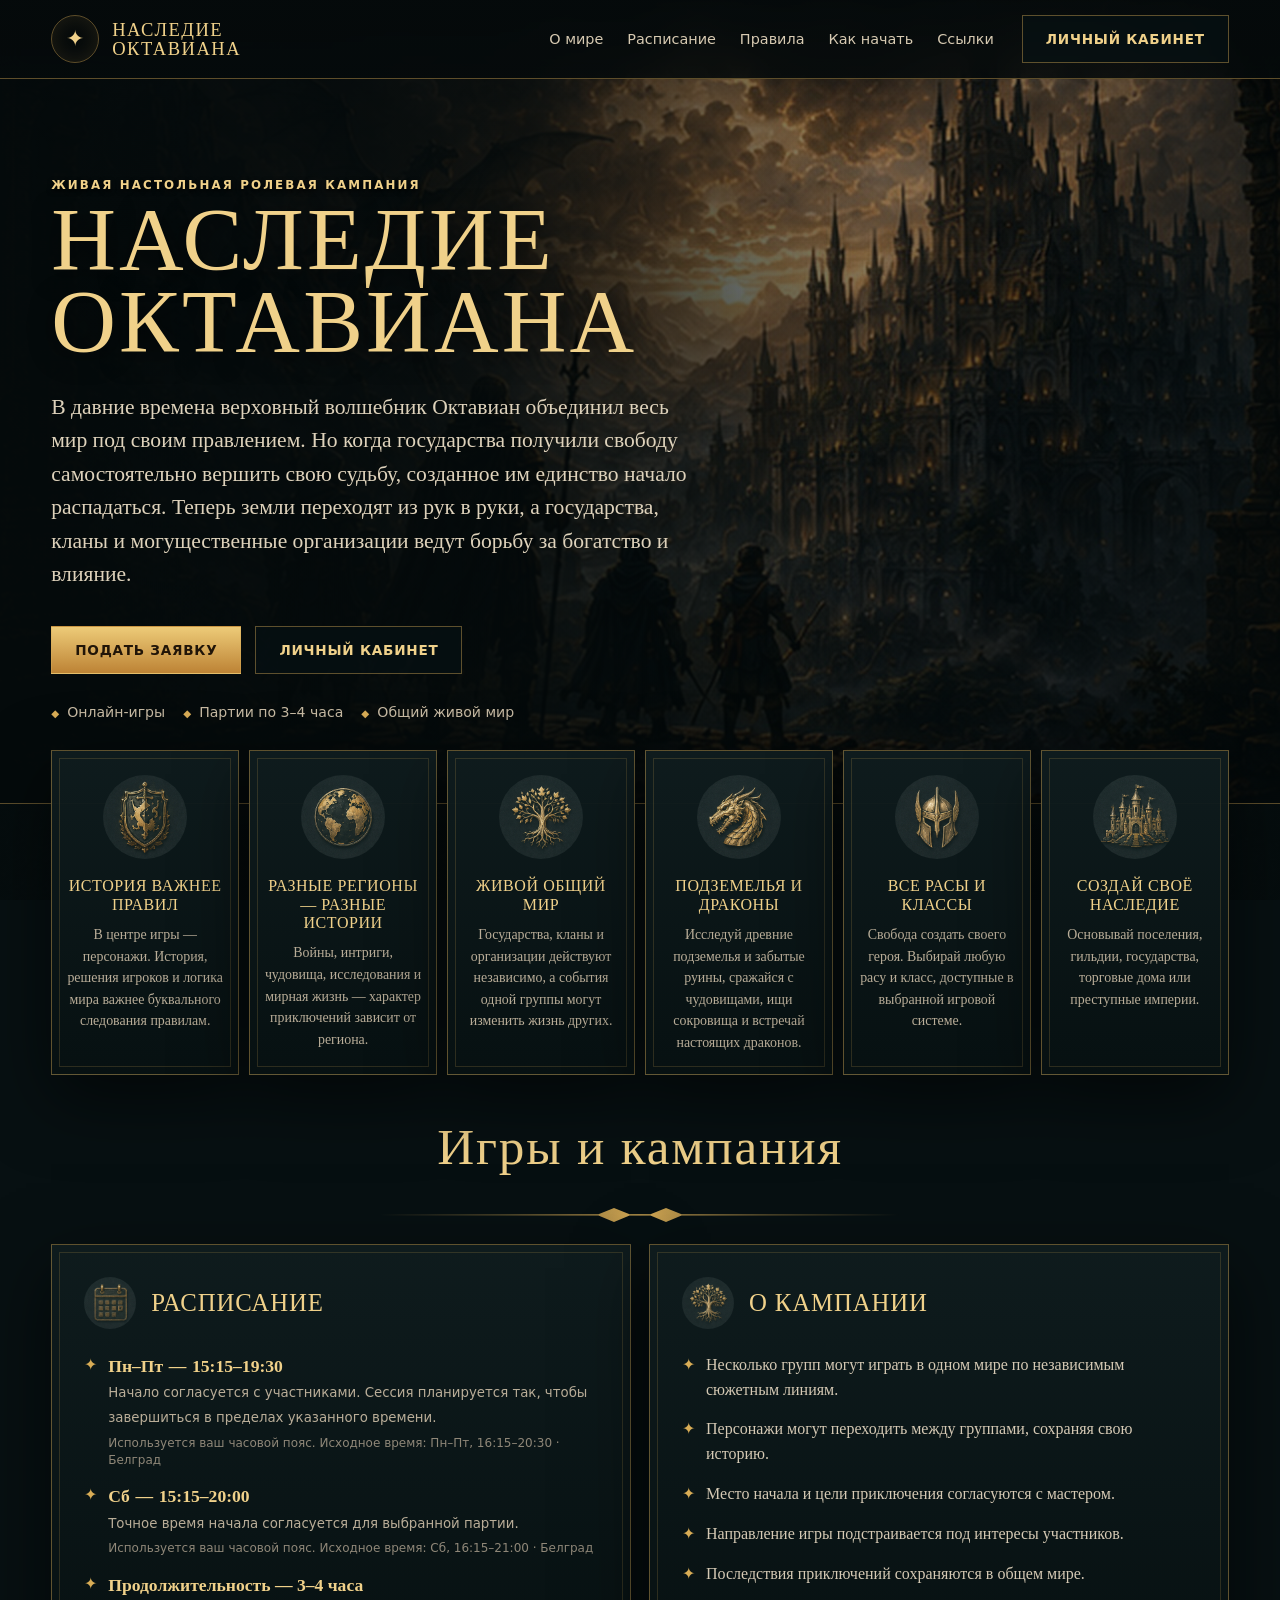
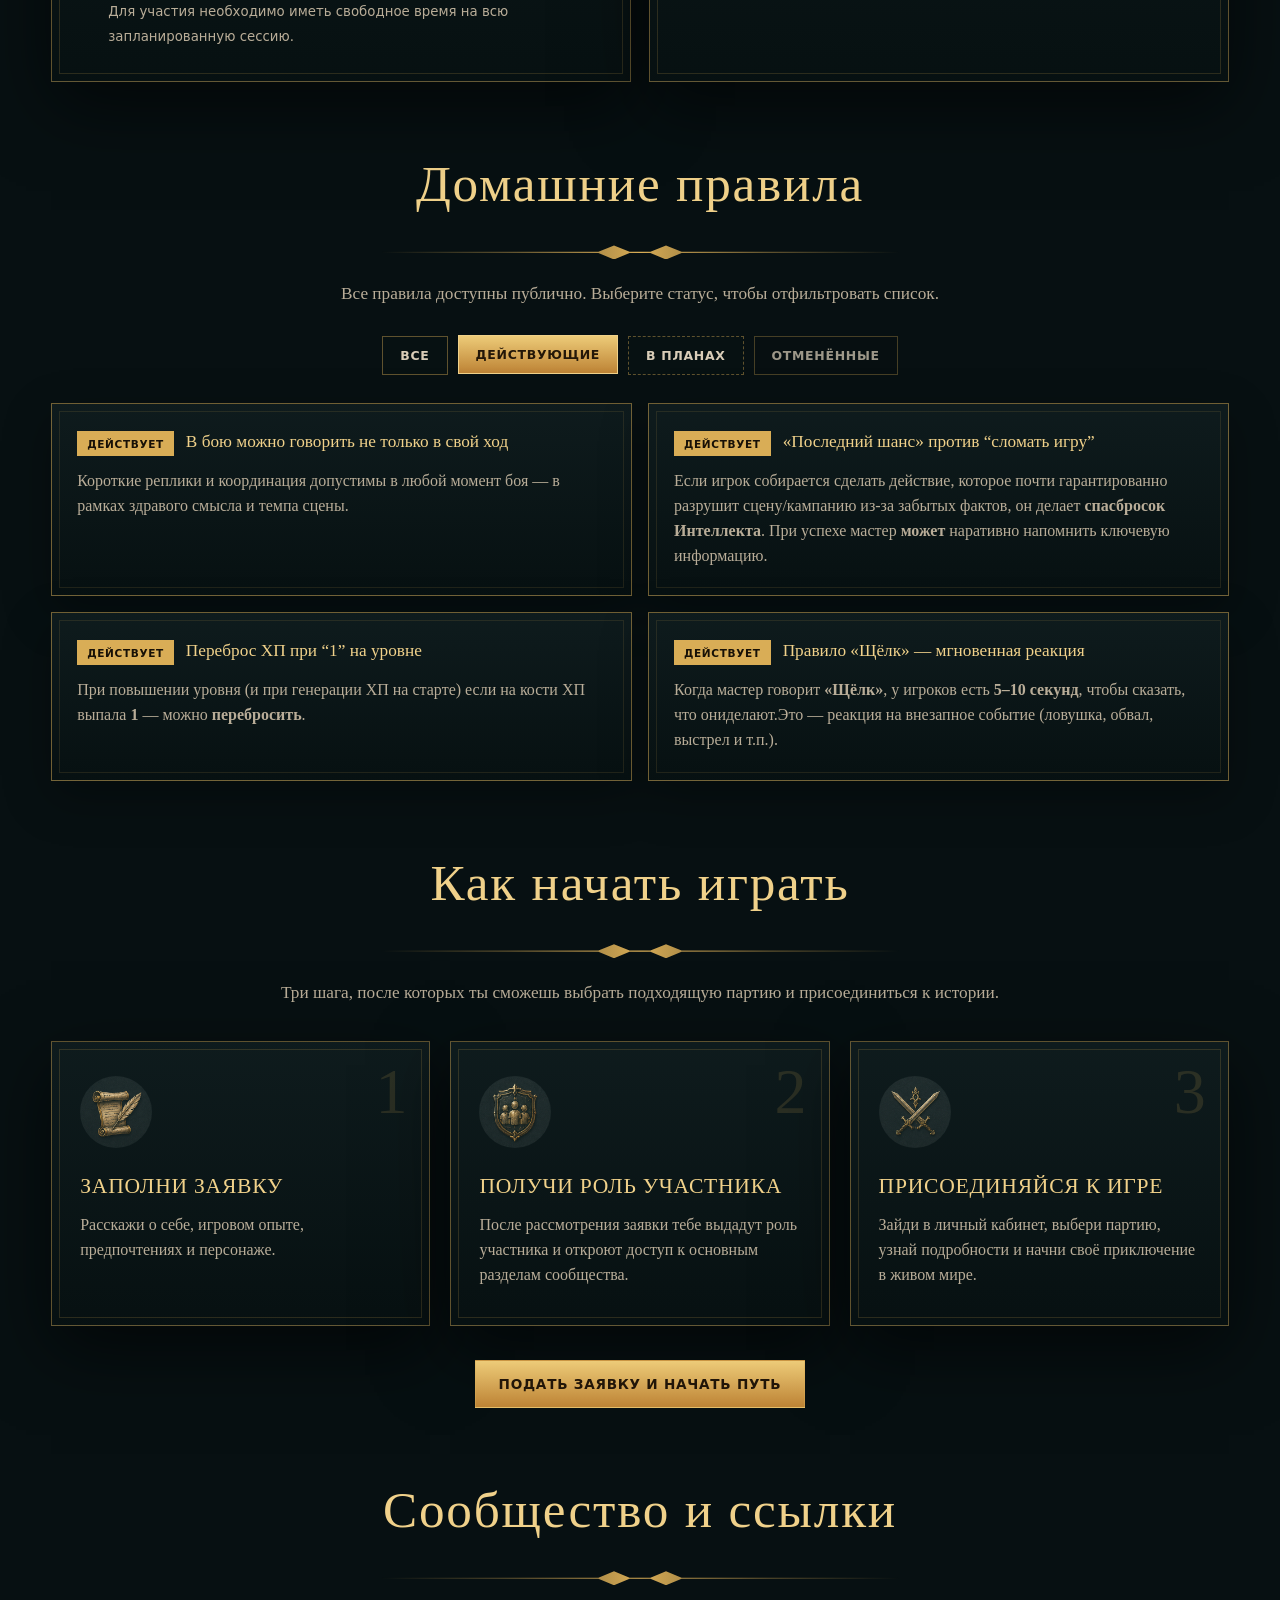
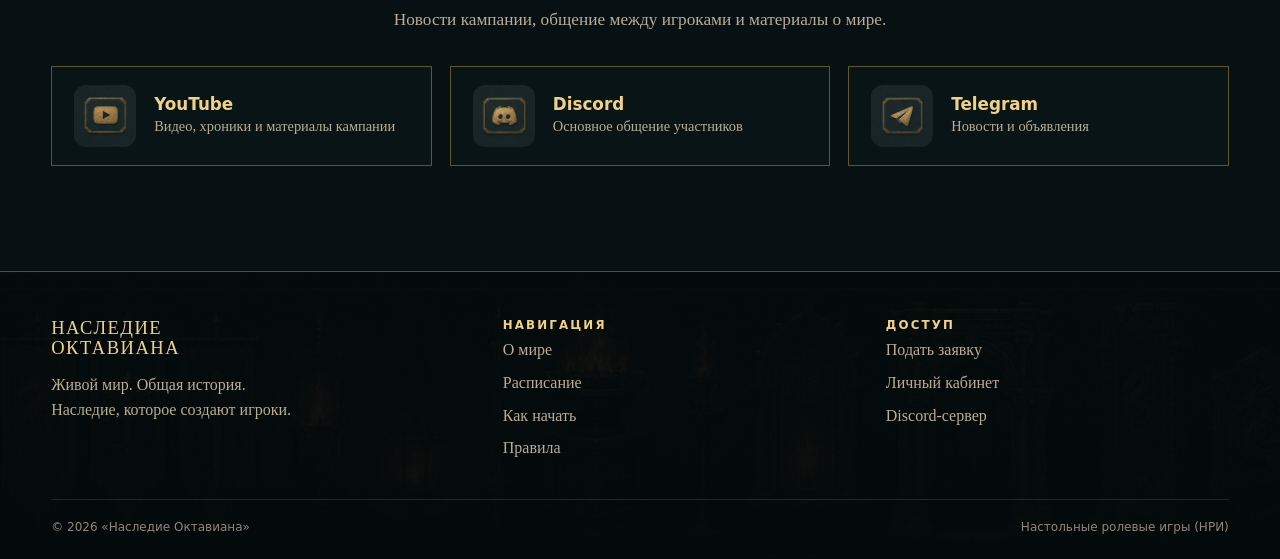
<file: index.html>
<!doctype html><html lang="ru" tool="https://letteros.com/shorthtml/"><head><meta charset="utf-8"><meta name="viewport" content="width=device-width, initial-scale=1"><meta name="description" content="Наследие Октавиана — живая настольная ролевая кампания, где решения игроков меняют историю мира."><title>Наследие Октавиана — живая настольная ролевая кампания</title><link rel="apple-touch-icon" sizes="180x180" href="./apple-touch-icon.png"><link rel="icon" type="image/png" sizes="32x32" href="./favicon-32x32.png"><link rel="icon" type="image/png" sizes="16x16" href="./favicon-16x16.png"><link rel="manifest" href="./site.webmanifest"><meta name="robots" content="noindex, nofollow, noarchive, nosnippet"><meta name="googlebot" content="noindex, nofollow, noarchive, nosnippet"><link rel="stylesheet" href="./style.min.css?v=1" tool="https://www.toptal.com/developers/cssminifier"></head><body><header class="nav" id="nav"><div class="container nav-inner"><a class="brand" href="#top"><span class="brand-mark">✦</span><span class="brand-name">Наследие<br>Октавиана</span></a><nav class="nav-links" aria-label="Основная навигация"><a href="#world">О мире</a><a href="#schedule">Расписание</a><a href="#rules">Правила</a><a href="#start">Как начать</a><a href="#links">Ссылки</a></nav><a class="button button-secondary" href="https://hub.twentypoundbird.com/lk/octavian-legacy">Личный кабинет</a><button class="menu-button button" id="menuButton" aria-label="Открыть меню" aria-expanded="false">☰</button></div></header><main id="top"><section class="hero"><div class="container"><div class="hero-content"><div class="eyebrow">Живая настольная ролевая кампания</div><h1>Наследие<br>Октавиана</h1><p>В давние времена верховный волшебник Октавиан объединил весь мир под своим правлением. Но когда государства получили свободу самостоятельно вершить свою судьбу, созданное им единство начало распадаться. Теперь земли переходят из рук в руки, а государства, кланы и могущественные организации ведут борьбу за богатство и влияние.</p><div class="hero-actions"><a class="button button-primary" href="https://forms.gle/DLSGyZmvq5KvYivA8" target="_blank" rel="noopener">Подать заявку</a><a class="button button-secondary" href="https://hub.twentypoundbird.com/lk/octavian-legacy">Личный кабинет</a></div><div class="hero-note"><span>Онлайн-игры</span><span>Партии по 3–4 часа</span><span>Общий живой мир</span></div></div></div></section><section class="features" id="world"><div class="container"><div class="feature-grid"><article class="feature-card"><img src="assets/icon-heroic.jpg" alt=""><h3>История важнее правил</h3><p>В центре игры — персонажи. История, решения игроков и логика мира важнее буквального следования правилам.</p></article><article class="feature-card"><img src="assets/icon-regions.jpg" alt=""><h3>Разные регионы — разные истории</h3><p>Войны, интриги, чудовища, исследования и мирная жизнь — характер приключений зависит от региона.</p></article><article class="feature-card"><img src="assets/icon-worldtree.jpg" alt=""><h3>Живой общий мир</h3><p>Государства, кланы и организации действуют независимо, а события одной группы могут изменить жизнь других.</p></article><article class="feature-card"><img src="assets/icon-dragon.jpg" alt=""><h3>Подземелья и драконы</h3><p>Исследуй древние подземелья и забытые руины, сражайся с чудовищами, ищи сокровища и встречай настоящих драконов.</p></article><article class="feature-card"><img src="assets/icon-classes.jpg" alt=""><h3>Все расы и классы</h3><p>Свобода создать своего героя. Выбирай любую расу и класс, доступные в выбранной игровой системе.</p></article><article class="feature-card"><img src="assets/icon-castle.jpg" alt=""><h3>Создай своё наследие</h3><p>Основывай поселения, гильдии, государства, торговые дома или преступные империи.</p></article></div></div></section><section class="section" id="schedule"><div class="container"><h2>Игры и кампания</h2><div class="ornament"></div><div class="info-grid"><article class="panel schedule"><div class="panel-title"><img src="assets/icon-calendar.jpg" alt=""><h3>Расписание</h3></div><ul class="info-list"><li class="schedule-slot" data-days="1,2,3,4,5" data-start="16:15" data-end="20:30"><strong class="schedule-time"><span class="schedule-days">Пн–Пт</span><span class="schedule-separator" aria-hidden="true">—</span><span class="schedule-hours">16:15–20:30</span></strong><small>Начало согласуется с участниками. Сессия планируется так, чтобы завершиться в пределах указанного времени.</small><small class="schedule-source">Используется ваш часовой пояс. Исходное время: Пн–Пт, 16:15–20:30 · Белград</small></li><li class="schedule-slot" data-days="6" data-start="16:15" data-end="21:00"><strong class="schedule-time"><span class="schedule-days">Сб</span><span class="schedule-separator" aria-hidden="true">—</span><span class="schedule-hours">16:15–21:00</span></strong><small>Точное время начала согласуется для выбранной партии.</small><small class="schedule-source">Используется ваш часовой пояс. Исходное время: Сб, 16:15–21:00 · Белград</small></li><li><strong>Продолжительность — 3–4 часа</strong><small>Для участия необходимо иметь свободное время на всю запланированную сессию.</small></li></ul></article><article class="panel"><div class="panel-title"><img src="assets/icon-worldtree.jpg" alt=""><h3>О кампании</h3></div><ul class="info-list"><li>Несколько групп могут играть в одном мире по независимым сюжетным линиям.</li><li>Персонажи могут переходить между группами, сохраняя свою историю.</li><li>Место начала и цели приключения согласуются с мастером.</li><li>Направление игры подстраивается под интересы участников.</li><li>Последствия приключений сохраняются в общем мире.</li></ul></article></div></div></section><section class="section rules-section" id="rules"><div class="container"><h2>Домашние правила</h2><div class="ornament"></div><p class="section-lead">Все правила доступны публично. Выберите статус, чтобы отфильтровать список.</p><div class="rules-toolbar" aria-label="Фильтр домашних правил"><button class="rule-filter" type="button" data-filter="all" aria-pressed="false">Все</button><button class="rule-filter active-filter is-selected" type="button" data-filter="is-active" aria-pressed="true">Действующие</button><button class="rule-filter future-filter" type="button" data-filter="is-future" aria-pressed="false">В планах</button><button class="rule-filter canceled-filter" type="button" data-filter="is-canceled" aria-pressed="false">Отменённые</button></div><div class="rules-shell"><ol aria-label="Список домашних правил" class="rules"><li class="rule is-active"><div class="rule-head"><span class="rule-badge is-active">Действует</span><span class="rule-title">В бою можно говорить не только в свой ход</span></div><p class="rule-text">Короткие реплики и координация допустимы в любой момент боя — в рамках здравого смысла и темпа сцены.</p></li><li class="rule is-active"><div class="rule-head"><span class="rule-badge is-active">Действует</span><span class="rule-title">«Последний шанс» против “сломать игру”</span></div><p class="rule-text">Если игрок собирается сделать действие, которое почти гарантированно разрушит сцену/кампанию из-за забытых фактов, он делает <b>спасбросок Интеллекта</b>. При успехе мастер <b>может</b> наративно напомнить ключевую информацию.</p></li><li class="rule is-active"><div class="rule-head"><span class="rule-badge is-active">Действует</span><span class="rule-title">Переброс ХП при “1” на уровне</span></div><p class="rule-text">При повышении уровня (и при генерации ХП на старте) если на кости ХП выпала <b>1</b> — можно <b>перебросить</b>.</p></li><li class="rule is-active"><div class="rule-head"><span class="rule-badge is-active">Действует</span><span class="rule-title">Правило «Щёлк» — мгновенная реакция</span></div><p class="rule-text">Когда мастер говорит <b>«Щёлк»</b>, у игроков есть <b>5–10 секунд</b>, чтобы сказать, что ониделают.Это — реакция на внезапное событие (ловушка, обвал, выстрел и т.п.).</p></li><li class="rule is-future is-hidden"><div class="rule-head"><span class="rule-badge is-future">В планах</span><span class="rule-title">Долгий отдых: «три ночи подряд»</span></div><p class="rule-text">При попытке уснуть на <b>длительном отдыхе</b> каждый персонаж бросает <b>1d4</b>.Если у тебя выпало <b>три ночи подряд 1</b> — получаешь <b>1 уровень истощения</b>.Если <b>три ночи подряд 4</b> — получаешь <b>вдохновение</b>.</p></li><li class="rule is-future is-hidden"><div class="rule-head"><span class="rule-badge is-future">В планах</span><span class="rule-title">Инициатива “критует”</span></div><p class="rule-text">Если на инициативе <b>20</b> — первый ход совершаешь <b>с преимуществом</b>.Если <b>1</b> — с <b>помехой</b>. Порядок ходов считается как обычно.</p></li><li class="rule is-future is-hidden"><div class="rule-head"><span class="rule-badge is-future">В планах</span><span class="rule-title">«3 секунды» на заявку в свой ход</span></div><p class="rule-text">Если игрок быстро формулирует действие (буквально за пару секунд) — получает<b>+1 к броскам атаки</b> и <b>+1 к СЛ спасбросков</b> от своих заклинаний до конца хода.</p></li><li class="rule is-future is-hidden"><div class="rule-head"><span class="rule-badge is-future">В планах</span><span class="rule-title">Зелья как бонусное действие (варианты)</span></div><p class="rule-text">Варианты на выбор кампанией:<b>(1)</b> пить зелье бонусным действием;<b>(2)</b> если пьёшь зелье полным действием — получаешь <b>максимальный эффект</b> (безбросков);<b>(3)</b> “поясная сумка”: бонусным действием можно пить только <b>экипированные</b> зелья.</p></li><li class="rule is-future is-hidden"><div class="rule-head"><span class="rule-badge is-future">В планах</span><span class="rule-title">Фланкирование: -2 к КД окружённому</span></div><p class="rule-text">Окружённый противник получает <b>-2 к КД</b>, но это не работает, если у него<b>Пассивная внимательность 18+</b> или есть “особое зрение” (эхолокация и т.п.).</p></li><li class="rule is-future is-hidden"><div class="rule-head"><span class="rule-badge is-future">В планах</span><span class="rule-title">Скользящий удар</span></div><p class="rule-text">Если итог попадания <b>ровно равен КД</b> цели — урон делится на <b>2</b> (округление вниз).</p></li><li class="rule is-future is-hidden"><div class="rule-head"><span class="rule-badge is-future">В планах</span><span class="rule-title">Падение до 0 ХП = истощение</span></div><p class="rule-text">Каждый раз, когда персонаж падает до <b>0 ХП</b> и затем поднимается союзником (не воскрешение),он получает <b>1 уровень истощения</b>.</p></li><li class="rule is-future is-hidden"><div class="rule-head"><span class="rule-badge is-future">В планах</span><span class="rule-title">Спасброски от смерти — в закрытую мастером</span></div><p class="rule-text">Броски “смертельных спасов” делает мастер <b>скрытно</b>. Результат известен только по итогу:выжил персонаж или умер. Это усиливает напряжение и цену решений.</p></li><li class="rule is-future is-hidden"><div class="rule-head"><span class="rule-badge is-future">В планах</span><span class="rule-title">Кости напряжённости (d6 в чашу)</span></div><p class="rule-text">Если в сцене есть табу/опасное действие и кто-то его совершает — он кладёт в “чашу” <b>d6</b>.Когда чаша переполняется — срабатывает негативный эффект (обвал, урон, подкрепление врагов ит.д.).</p></li><li class="rule is-future is-hidden"><div class="rule-head"><span class="rule-badge is-future">В планах</span><span class="rule-title">Интеллект помогает учиться</span></div><p class="rule-text">Модификатор <b>Интеллекта</b> определяет, сколько “единиц обучения” можно вложить в языки,инструменты и навыки (например, <b>+3</b> даёт <b>3</b> пункта обучения).</p></li><li class="rule is-future is-hidden"><div class="rule-head"><span class="rule-badge is-future">В планах</span><span class="rule-title">Воскрешения требуют условий</span></div><p class="rule-text">Воскрешение не работает “по умолчанию”: нужны специальные условия(ритуал, редкие компоненты, заранее подготовленные “якоря” вроде крестражей и т.п.).</p></li><li class="rule is-future is-hidden"><div class="rule-head"><span class="rule-badge is-future">В планах</span><span class="rule-title">Вдохновение как колода карт</span></div><p class="rule-text">Вместо обычного вдохновения используется колода одноразовых эффектов(доп. действие, узнать уязвимость, подсмотреть ХП и т.п.).</p></li><li class="rule is-future is-hidden"><div class="rule-head"><span class="rule-badge is-future">В планах</span><span class="rule-title">Критический удар: максимум ×2 (варианты)</span></div><p class="rule-text">Варианты: <b>(1)</b> крит наносит <b>максимальный урон ×2</b>;<b>(2)</b> вместо удвоения урона можно выбрать <b>рану</b> с последствиями(например, попадание в ногу снижает скорость).</p></li><li class="rule is-future is-hidden"><div class="rule-head"><span class="rule-badge is-future">В планах</span><span class="rule-title">Запугивание через Силу</span></div><p class="rule-text">Можно использовать <b>Силу</b> для запугивания, если это логично в сцене и наративно обосновано.</p></li><li class="rule is-future is-hidden"><div class="rule-head"><span class="rule-badge is-future">В планах</span><span class="rule-title">«Помощь» вне боя — только при релевантных умениях</span></div><p class="rule-text">Помогать можно лишь тем, кто действительно способен помочь.Пример: хилый маг не усилит “поднять валун” лучше, чем огр — нужен другой подход или этоневозможно.</p></li><li class="rule is-future is-hidden"><div class="rule-head"><span class="rule-badge is-future">В планах</span><span class="rule-title">Игрок на время получает власть над повествованием</span></div><p class="rule-text">Иногда мастер может позволить игроку добавить деталь мира/сцены.Если заявка слишком безумная — мастер отклоняет, либо это “бред/иллюзия”, и персонаж получаетдебаф.</p></li><li class="rule is-future is-hidden"><div class="rule-head"><span class="rule-badge is-future">В планах</span><span class="rule-title">Очки сюжета</span></div><p class="rule-text">Со временем мастер может выдавать <b>очки сюжета</b>.Потратив их, игрок может заявить значимое изменение мира/создание элемента сюжета —на короткое время становясь “DM”.</p></li><li class="rule is-future is-hidden"><div class="rule-head"><span class="rule-badge is-future">В планах</span><span class="rule-title">Совместные действия при совпадении инициативы</span></div><p class="rule-text">Если у двух или более персонажей совпадает инициатива, они могут объявить<b>совместное действие</b>. Эффект и бонусы определяются мастером исходя из логики сцены.</p></li><li class="rule is-future is-hidden"><div class="rule-head"><span class="rule-badge is-future">В планах</span><span class="rule-title">Заклинания без компонентов</span></div><p class="rule-text">Варианты использования:<b>(1)</b> заклинания не требуют материальных компонентов;<b>(2)</b> вместо стандартных компонентов используется <b>единый набор компонентов мага</b>.</p></li><li class="rule is-future is-hidden"><div class="rule-head"><span class="rule-badge is-future">В планах</span><span class="rule-title">Вес и переносимый инвентарь</span></div><p class="rule-text">Используется один из вариантов:<b>(1)</b> вес не отслеживается вовсе;<b>(2)</b> упрощённый инвентарь — предметы делятся на<i>лёгкие, средние и тяжёлые</i>, либо учитываются только громоздкие вещи.</p></li><li class="rule is-future is-hidden"><div class="rule-head"><span class="rule-badge is-future">В планах</span><span class="rule-title">Атака второй рукой любым оружием</span></div><p class="rule-text">Любое оружие можно использовать для атаки бонусным действием второй рукой,даже если оно не имеет свойства <b>лёгкое</b>, однако данная атака совершается <b>с помехой</b>.</p></li><li class="rule is-future is-hidden"><div class="rule-head"><span class="rule-badge is-future">В планах</span><span class="rule-title">Огромный урон: шок и травмы</span></div><p class="rule-text">При получении <b>чрезвычайно большого урона</b> (например, 70% от максимального ХП за один раз)существо получает негативный эффект — <b>шок</b>.Альтернативный вариант — получение <b>длительной травмы</b>.</p></li><li class="rule is-future is-hidden"><div class="rule-head"><span class="rule-badge is-future">В планах</span><span class="rule-title">Навыки могут критовать</span></div><p class="rule-text">Проверки навыков могут иметь критический успех или провал.Эффект крита определяется мастером и выходит за рамки обычного бонуса к броску.</p></li><li class="rule is-future is-hidden"><div class="rule-head"><span class="rule-badge is-future">В планах</span><span class="rule-title">Прокачка оружия</span></div><p class="rule-text">Оружие может развиваться вместе с персонажем:получать улучшения, модификации или уникальные свойствав результате использования, сюжетных событий или особых ритуалов. Используется, в основном, длянаратива - например, у игрока есть фамильный меч, который придётся обменять на более сильный поурону. С механикой улучшения оружения игроку не придётся делать такой выбор, ведь он сможетулучшить своё оружие позже.</p></li><li class="rule is-future is-hidden"><div class="rule-head"><span class="rule-badge is-future">В планах</span><span class="rule-title">Отыгрыш архетипов и повышение уровня</span></div><p class="rule-text">Повышение уровня и выбор архетипа должны быть<b>наративно обоснованы</b> и отыграны в мире.Мастер может потребовать сцену, обучение или событие для подтверждения роста персонажа.</p></li><li class="rule is-canceled is-hidden"><div class="rule-head"><span class="rule-badge is-canceled">Отменено</span><span class="rule-title">Отменённый пример</span></div><p class="rule-text">Этот пункт — демонстрация визуального статуса “отменено”.У правила может быть причина/заметка.</p></li></ol></div></section><section class="section" id="start"><div class="container"><h2>Как начать играть</h2><div class="ornament"></div><p class="section-lead">Три шага, после которых ты сможешь выбрать подходящую партию и присоединиться к истории.</p><div class="steps" style="margin-top:34px"><article class="step"><span class="step-number">1</span><img src="assets/icon-application.jpg" alt=""><h3>Заполни заявку</h3><p>Расскажи о себе, игровом опыте, предпочтениях и персонаже.</p></article><article class="step"><span class="step-number">2</span><img src="assets/icon-member.jpg" alt=""><h3>Получи роль участника</h3><p>После рассмотрения заявки тебе выдадут роль участника и откроют доступ к основным разделам сообщества.</p></article><article class="step"><span class="step-number">3</span><img src="assets/icon-swords.jpg" alt=""><h3>Присоединяйся к игре</h3><p>Зайди в личный кабинет, выбери партию, узнай подробности и начни своё приключение в живом мире.</p></article></div><div class="cta"><a class="button button-primary" href="https://forms.gle/DLSGyZmvq5KvYivA8" target="_blank" rel="noopener">Подать заявку и начать путь</a></div></div></section><section class="section" id="links"><div class="container"><h2>Сообщество и ссылки</h2><div class="ornament"></div><p class="section-lead">Новости кампании, общение между игроками и материалы о мире.</p><div class="socials"><a class="social" href="https://www.youtube.com/@octavianlegacy" target="_blank" rel="noopener"><img src="assets/icon-youtube.jpg" alt=""><div><b>YouTube</b><span>Видео, хроники и материалы кампании</span></div></a><a class="social" href="https://discord.gg/Hvka4M8APX" target="_blank" rel="noopener"><img src="assets/icon-discord.jpg" alt=""><div><b>Discord</b><span>Основное общение участников</span></div></a><a class="social" href="https://t.me/octavianlegacy" target="_blank" rel="noopener"><img src="assets/icon-telegram.jpg" alt=""><div><b>Telegram</b><span>Новости и объявления</span></div></a></div></div></section></main><footer><div class="container"><div class="footer-grid"><div><div class="brand-name">Наследие<br>Октавиана</div><p>Живой мир. Общая история.<br>Наследие, которое создают игроки.</p></div><div><div class="eyebrow">Навигация</div><div class="footer-links"><a href="#world">О мире</a><a href="#schedule">Расписание</a><a href="#start">Как начать</a><a href="#rules">Правила</a></div></div><div><div class="eyebrow">Доступ</div><div class="footer-links"><a href="https://forms.gle/DLSGyZmvq5KvYivA8" target="_blank" rel="noopener">Подать заявку</a><a href="https://hub.twentypoundbird.com/lk/octavian-legacy">Личный кабинет</a><a href="https://discord.gg/Hvka4M8APX" target="_blank" rel="noopener">Discord-сервер</a></div></div></div><div class="copyright"><span>© 2026 «Наследие Октавиана»</span><span>Настольные ролевые игры (НРИ)</span></div></div><script src="./fn.min.js" tool="https://www.toptal.com/developers/javascript-minifier"></script></footer></body></html>
</file>
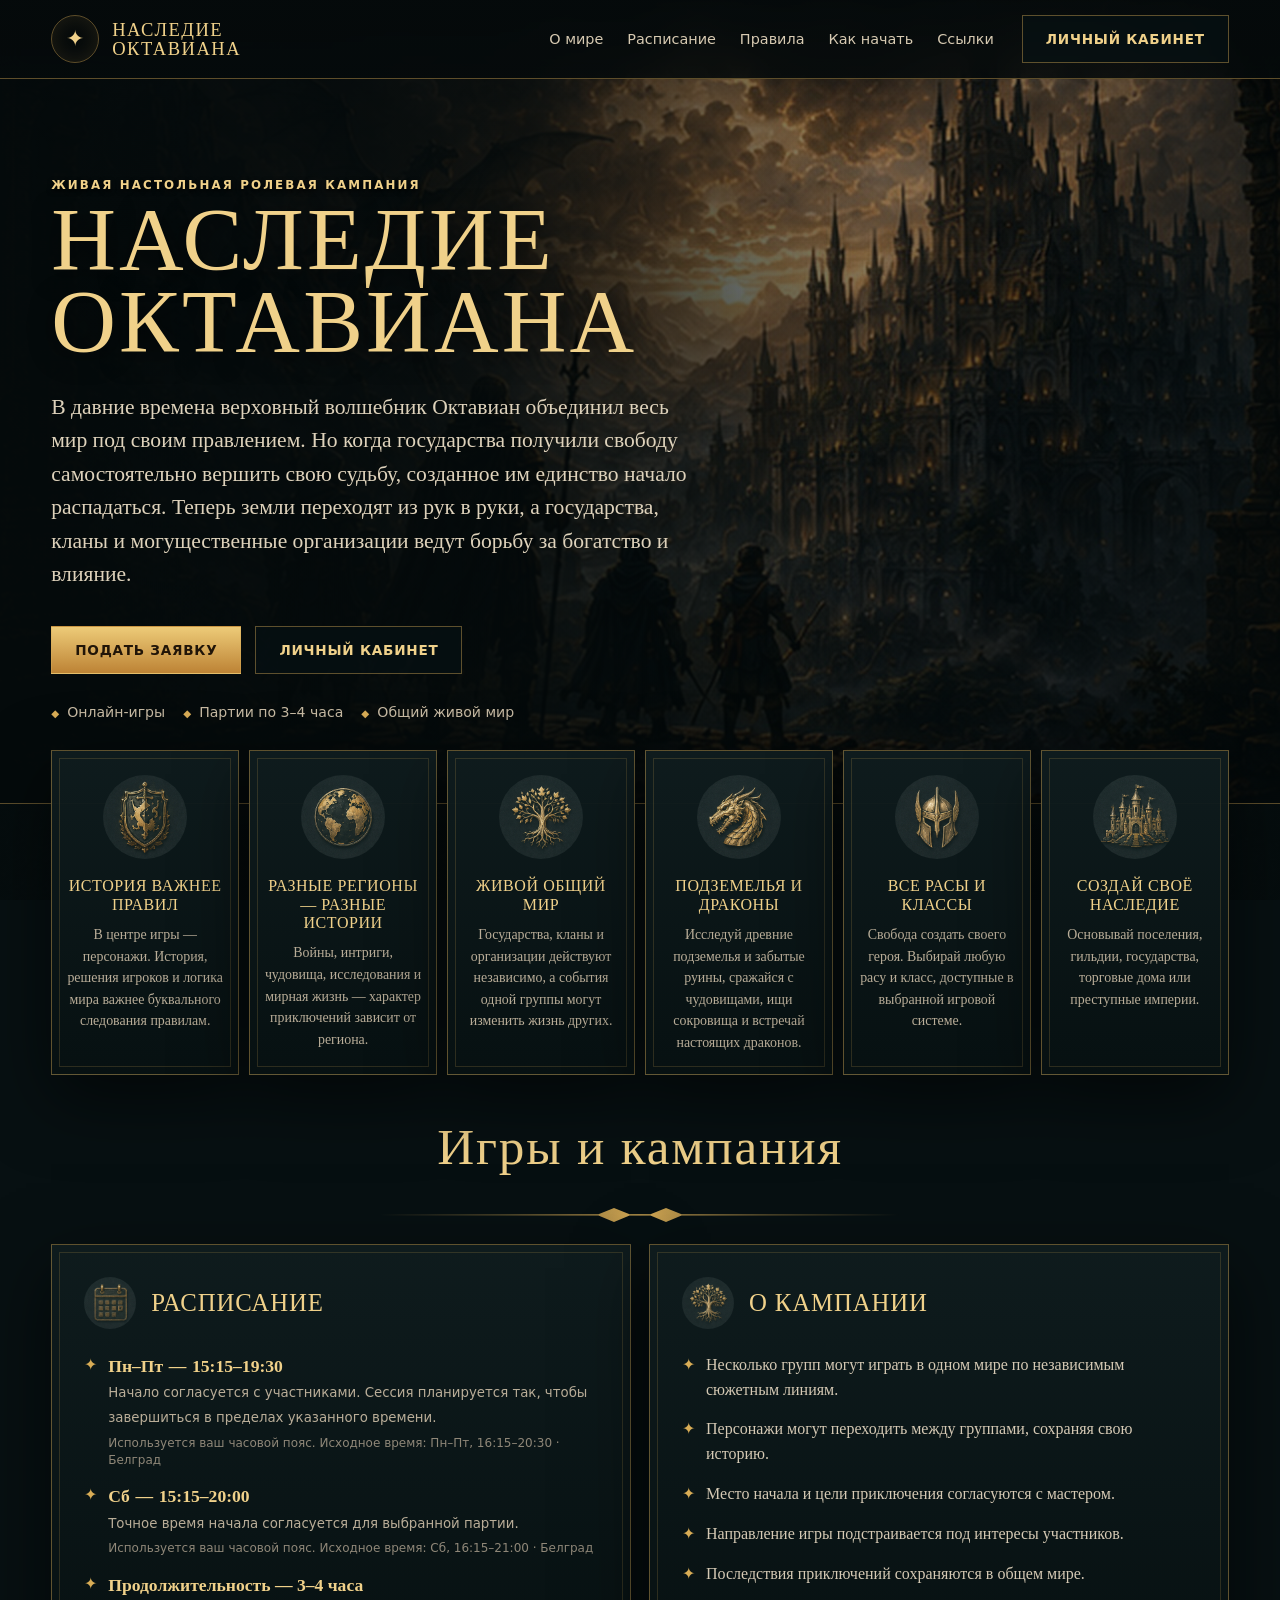
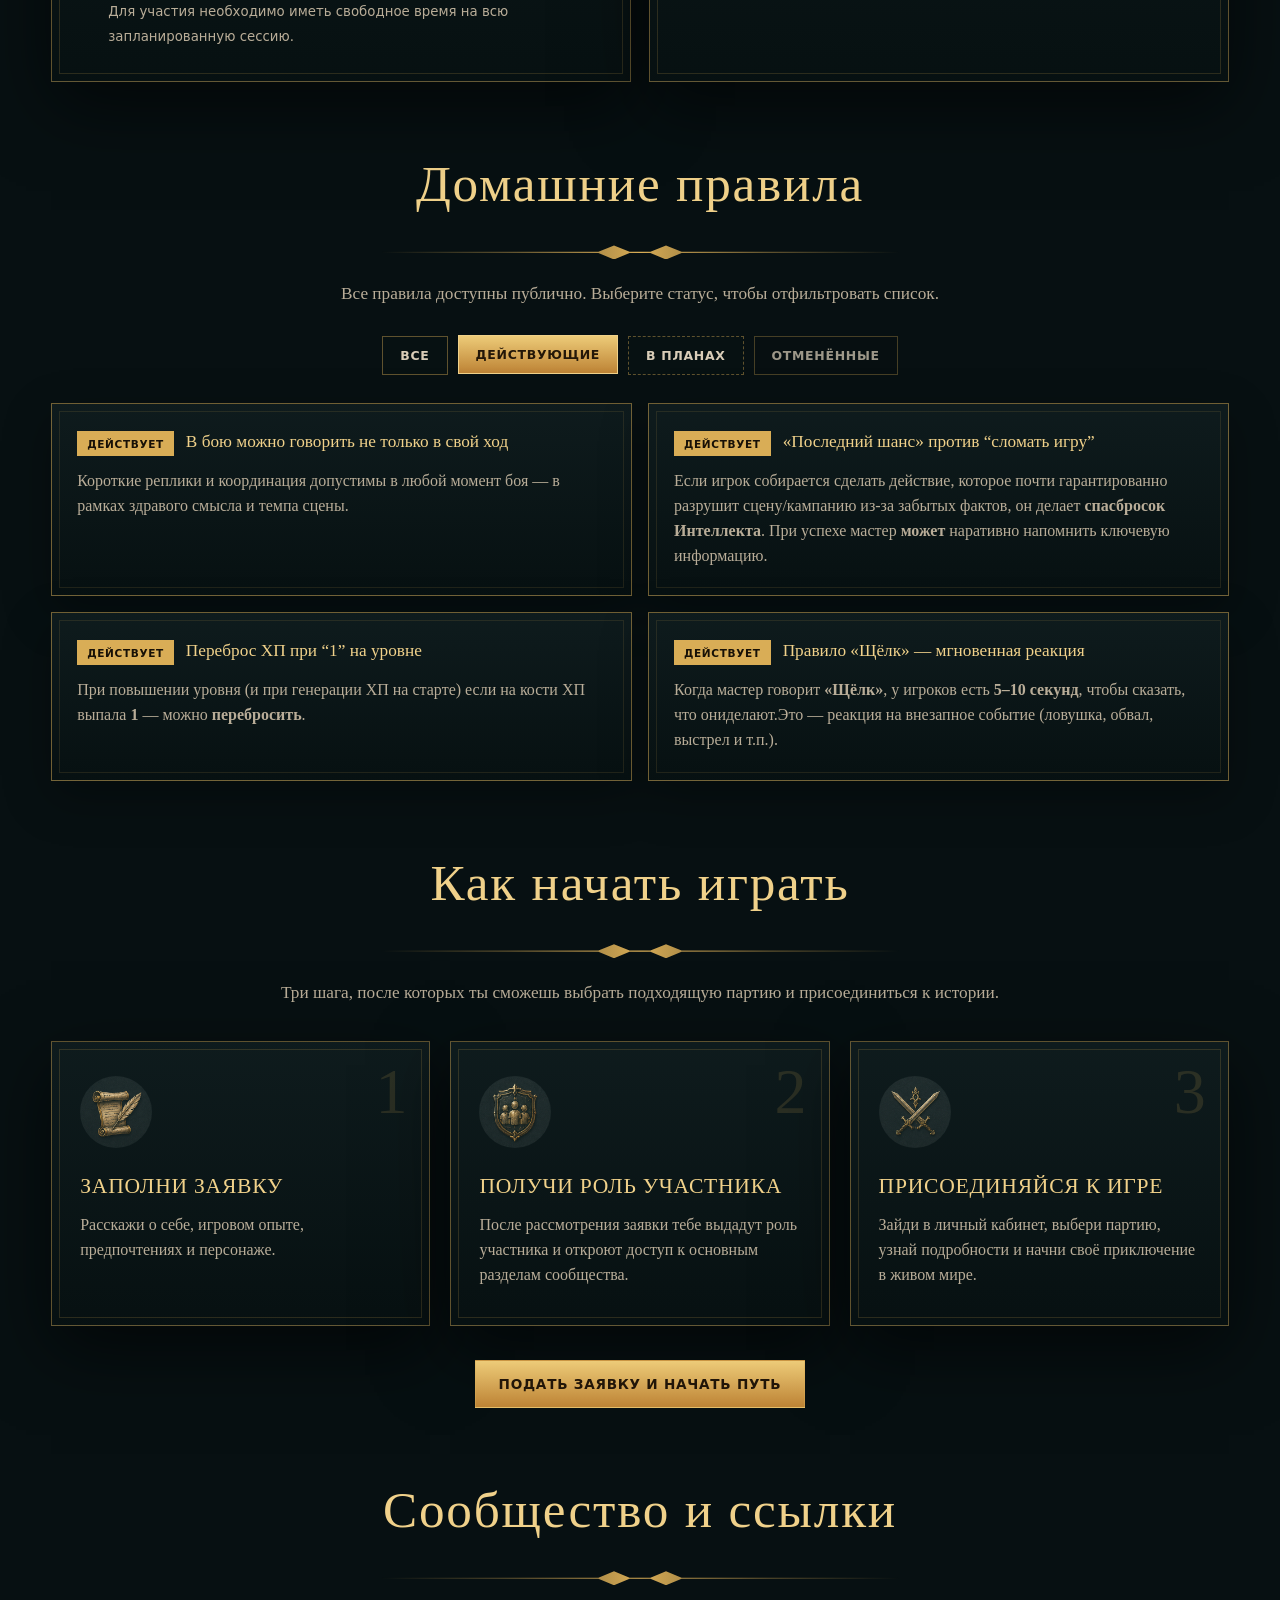
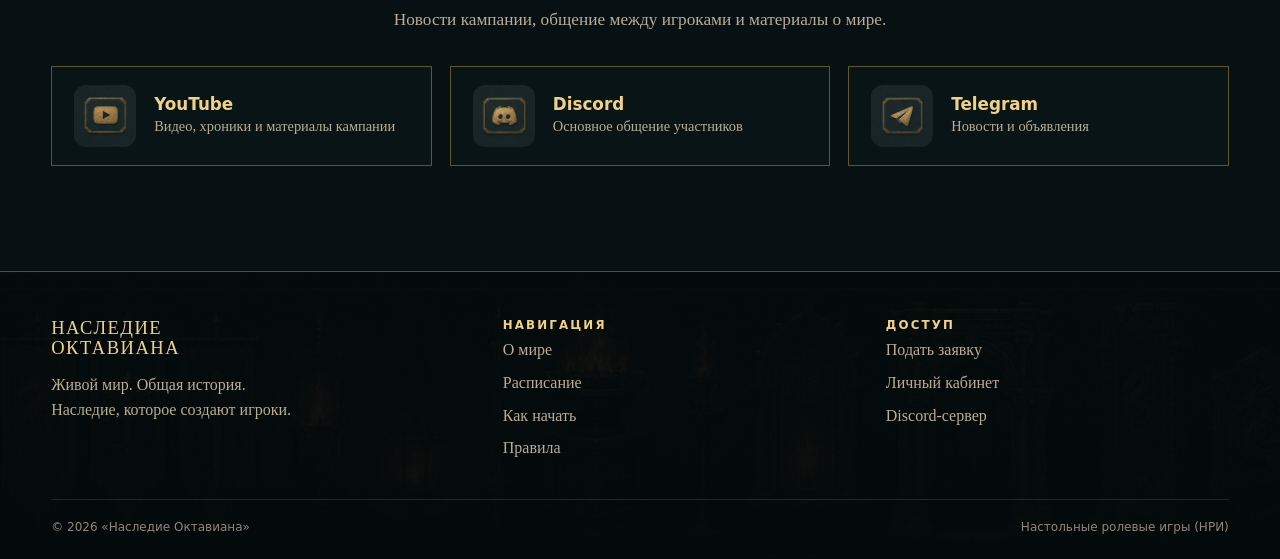
<file: index.max.html>
<!doctype html>
<html lang="ru" tool="https://letteros.com/shorthtml/">

<head>
	<meta charset="utf-8">
	<meta name="viewport" content="width=device-width, initial-scale=1">
	<meta name="description" content="Наследие Октавиана — живая настольная ролевая кампания, где решения игроков меняют историю мира.">
	<title>Наследие Октавиана — живая настольная ролевая кампания</title>
	<link rel="apple-touch-icon" sizes="180x180" href="./apple-touch-icon.png">
	<link rel="icon" type="image/png" sizes="32x32" href="./favicon-32x32.png">
	<link rel="icon" type="image/png" sizes="16x16" href="./favicon-16x16.png">
	<link rel="manifest" href="./site.webmanifest">
	<meta name="robots" content="noindex, nofollow, noarchive, nosnippet">
	<meta name="googlebot" content="noindex, nofollow, noarchive, nosnippet">
	<link rel="stylesheet" href="./style.min.css?v=1" tool="https://www.toptal.com/developers/cssminifier">
</head>

<body>
	<header class="nav" id="nav">
		<div class="container nav-inner">
			<a class="brand" href="#top">
				<span class="brand-mark">✦</span>
				<span class="brand-name">Наследие<br>Октавиана</span>
			</a>
			<nav class="nav-links" aria-label="Основная навигация">
				<a href="#world">О мире</a>
				<a href="#schedule">Расписание</a>
				<a href="#rules">Правила</a>
				<a href="#start">Как начать</a>
				<a href="#links">Ссылки</a>
			</nav>
			<a class="button button-secondary" href="https://hub.twentypoundbird.com/lk/octavian-legacy">Личный кабинет</a>
			<button class="menu-button button" id="menuButton" aria-label="Открыть меню" aria-expanded="false">☰</button>
		</div>
	</header>
	<main id="top">
		<section class="hero">
			<div class="container">
				<div class="hero-content">
					<div class="eyebrow">Живая настольная ролевая кампания</div>
					<h1>Наследие<br>Октавиана</h1>
					<p>В давние времена верховный волшебник Октавиан объединил весь мир под своим правлением. Но когда государства получили свободу самостоятельно вершить свою судьбу, созданное им единство начало распадаться. Теперь земли переходят из рук в руки, а государства, кланы и могущественные организации ведут борьбу за богатство и влияние.</p>
					<div class="hero-actions">
						<a class="button button-primary" href="https://forms.gle/DLSGyZmvq5KvYivA8" target="_blank" rel="noopener">Подать заявку</a>
						<a class="button button-secondary" href="https://hub.twentypoundbird.com/lk/octavian-legacy">Личный кабинет</a>
					</div>
					<div class="hero-note">
						<span>Онлайн-игры</span>
						<span>Партии по 3–4 часа</span>
						<span>Общий живой мир</span>
					</div>
				</div>
			</div>
		</section>
		<section class="features" id="world">
			<div class="container">
				<div class="feature-grid">
					<article class="feature-card">
						<img src="assets/icon-heroic.jpg" alt="">
						<h3>История важнее правил</h3>
						<p>В центре игры — персонажи. История, решения игроков и логика мира важнее буквального следования правилам.</p>
					</article>
					<article class="feature-card">
						<img src="assets/icon-regions.jpg" alt="">
						<h3>Разные регионы — разные истории</h3>
						<p>Войны, интриги, чудовища, исследования и мирная жизнь — характер приключений зависит от региона.</p>
					</article>
					<article class="feature-card">
						<img src="assets/icon-worldtree.jpg" alt="">
						<h3>Живой общий мир</h3>
						<p>Государства, кланы и организации действуют независимо, а события одной группы могут изменить жизнь других.</p>
					</article>
					<article class="feature-card">
						<img src="assets/icon-dragon.jpg" alt="">
						<h3>Подземелья и драконы</h3>
						<p>Исследуй древние подземелья и забытые руины, сражайся с чудовищами, ищи сокровища и встречай настоящих драконов.</p>
					</article>
					<article class="feature-card">
						<img src="assets/icon-classes.jpg" alt="">
						<h3>Все расы и классы</h3>
						<p>Свобода создать своего героя. Выбирай любую расу и класс, доступные в выбранной игровой системе.</p>
					</article>
					<article class="feature-card">
						<img src="assets/icon-castle.jpg" alt="">
						<h3>Создай своё наследие</h3>
						<p>Основывай поселения, гильдии, государства, торговые дома или преступные империи.</p>
					</article>
				</div>
			</div>
		</section>
		<section class="section" id="schedule">
			<div class="container">
				<h2>Игры и кампания</h2>
				<div class="ornament"></div>
				<div class="info-grid">
					<article class="panel schedule">
						<div class="panel-title">
							<img src="assets/icon-calendar.jpg" alt="">
							<h3>Расписание</h3>
						</div>
						<ul class="info-list">
							<li class="schedule-slot" data-days="1,2,3,4,5" data-start="16:15" data-end="20:30">
								<strong class="schedule-time"><span class="schedule-days">Пн–Пт</span><span class="schedule-separator" aria-hidden="true">—</span><span class="schedule-hours">16:15–20:30</span></strong>
								<small>Начало согласуется с участниками. Сессия планируется так, чтобы завершиться в пределах указанного времени.</small>
								<small class="schedule-source">Используется ваш часовой пояс. Исходное время: Пн–Пт, 16:15–20:30 · Белград</small>
							</li>
							<li class="schedule-slot" data-days="6" data-start="16:15" data-end="21:00">
								<strong class="schedule-time"><span class="schedule-days">Пт–Сб</span><span class="schedule-separator" aria-hidden="true">—</span><span class="schedule-hours">16:15–21:00</span></strong>
								<small>Точное время начала согласуется для выбранной партии.</small>
								<small class="schedule-source">Используется ваш часовой пояс. Исходное время: Сб, 16:15–21:00 · Белград</small>
							</li>
							<li>
								<strong>Продолжительность — 3–4 часа</strong>
								<small>Для участия необходимо иметь свободное время на всю запланированную сессию.</small>
							</li>
						</ul>
					</article>
					<article class="panel">
						<div class="panel-title">
							<img src="assets/icon-worldtree.jpg" alt="">
							<h3>О кампании</h3>
						</div>
						<ul class="info-list">
							<li>Несколько групп могут играть в одном мире по независимым сюжетным линиям.</li>
							<li>Персонажи могут переходить между группами, сохраняя свою историю.</li>
							<li>Место начала и цели приключения согласуются с мастером.</li>
							<li>Направление игры подстраивается под интересы участников.</li>
							<li>Последствия приключений сохраняются в общем мире.</li>
						</ul>
					</article>
				</div>
			</div>
		</section>
		<section class="section rules-section" id="rules">
			<div class="container">
				<h2>Домашние правила</h2>
				<div class="ornament"></div>
				<p class="section-lead">Все правила доступны публично. Выберите статус, чтобы отфильтровать список.</p>
				<div class="rules-toolbar" aria-label="Фильтр домашних правил">
					<button class="rule-filter" type="button" data-filter="all" aria-pressed="false">Все</button>
					<button class="rule-filter active-filter is-selected" type="button" data-filter="is-active" aria-pressed="true">Действующие</button>
					<button class="rule-filter future-filter" type="button" data-filter="is-future" aria-pressed="false">В планах</button>
					<button class="rule-filter canceled-filter" type="button" data-filter="is-canceled" aria-pressed="false">Отменённые</button>
				</div>
				<div class="rules-shell">
					<ol aria-label="Список домашних правил" class="rules">
						<li class="rule is-active">
							<div class="rule-head">
								<span class="rule-badge is-active">Действует</span>
								<span class="rule-title">В бою можно говорить не только в свой ход</span>
							</div>
							<p class="rule-text">Короткие реплики и координация допустимы в любой момент боя — в рамках здравого смысла и темпа сцены.</p>
						</li>
						<li class="rule is-active">
							<div class="rule-head">
								<span class="rule-badge is-active">Действует</span>
								<span class="rule-title">«Последний шанс» против “сломать игру”</span>
							</div>
							<p class="rule-text">Если игрок собирается сделать действие, которое почти гарантированно разрушит сцену/кампанию из-за забытых фактов, он делает <b>спасбросок Интеллекта</b>. При успехе мастер <b>может</b> наративно напомнить ключевую информацию.</p>
						</li>
						<li class="rule is-active">
							<div class="rule-head">
								<span class="rule-badge is-active">Действует</span>
								<span class="rule-title">Переброс ХП при “1” на уровне</span>
							</div>
							<p class="rule-text">При повышении уровня (и при генерации ХП на старте) если на кости ХП выпала <b>1</b> — можно <b>перебросить</b>.</p>
						</li>
						<li class="rule is-active">
							<div class="rule-head">
								<span class="rule-badge is-active">Действует</span>
								<span class="rule-title">Правило «Щёлк» — мгновенная реакция</span>
							</div>
							<p class="rule-text">Когда мастер говорит <b>«Щёлк»</b>, у игроков есть <b>5–10 секунд</b>, чтобы сказать, что ониделают.Это — реакция на внезапное событие (ловушка, обвал, выстрел и т.п.).</p>
						</li>
						<li class="rule is-future is-hidden">
							<div class="rule-head">
								<span class="rule-badge is-future">В планах</span>
								<span class="rule-title">Долгий отдых: «три ночи подряд»</span>
							</div>
							<p class="rule-text">При попытке уснуть на <b>длительном отдыхе</b> каждый персонаж бросает <b>1d4</b>.Если у тебя выпало <b>три ночи подряд 1</b> — получаешь <b>1 уровень истощения</b>.Если <b>три ночи подряд 4</b> — получаешь <b>вдохновение</b>.</p>
						</li>
						<li class="rule is-future is-hidden">
							<div class="rule-head">
								<span class="rule-badge is-future">В планах</span>
								<span class="rule-title">Инициатива “критует”</span>
							</div>
							<p class="rule-text">Если на инициативе <b>20</b> — первый ход совершаешь <b>с преимуществом</b>.Если <b>1</b> — с <b>помехой</b>. Порядок ходов считается как обычно.</p>
						</li>
						<li class="rule is-future is-hidden">
							<div class="rule-head">
								<span class="rule-badge is-future">В планах</span>
								<span class="rule-title">«3 секунды» на заявку в свой ход</span>
							</div>
							<p class="rule-text">Если игрок быстро формулирует действие (буквально за пару секунд) — получает<b>+1 к броскам атаки</b> и <b>+1 к СЛ спасбросков</b> от своих заклинаний до конца хода.</p>
						</li>
						<li class="rule is-future is-hidden">
							<div class="rule-head">
								<span class="rule-badge is-future">В планах</span>
								<span class="rule-title">Зелья как бонусное действие (варианты)</span>
							</div>
							<p class="rule-text">Варианты на выбор кампанией:<b>(1)</b> пить зелье бонусным действием;<b>(2)</b> если пьёшь зелье полным действием — получаешь <b>максимальный эффект</b> (безбросков);<b>(3)</b> “поясная сумка”: бонусным действием можно пить только <b>экипированные</b> зелья.</p>
						</li>
						<li class="rule is-future is-hidden">
							<div class="rule-head">
								<span class="rule-badge is-future">В планах</span>
								<span class="rule-title">Фланкирование: -2 к КД окружённому</span>
							</div>
							<p class="rule-text">Окружённый противник получает <b>-2 к КД</b>, но это не работает, если у него<b>Пассивная внимательность 18+</b> или есть “особое зрение” (эхолокация и т.п.).</p>
						</li>
						<li class="rule is-future is-hidden">
							<div class="rule-head">
								<span class="rule-badge is-future">В планах</span>
								<span class="rule-title">Скользящий удар</span>
							</div>
							<p class="rule-text">Если итог попадания <b>ровно равен КД</b> цели — урон делится на <b>2</b> (округление вниз).</p>
						</li>
						<li class="rule is-future is-hidden">
							<div class="rule-head">
								<span class="rule-badge is-future">В планах</span>
								<span class="rule-title">Падение до 0 ХП = истощение</span>
							</div>
							<p class="rule-text">Каждый раз, когда персонаж падает до <b>0 ХП</b> и затем поднимается союзником (не воскрешение),он получает <b>1 уровень истощения</b>.</p>
						</li>
						<li class="rule is-future is-hidden">
							<div class="rule-head">
								<span class="rule-badge is-future">В планах</span>
								<span class="rule-title">Спасброски от смерти — в закрытую мастером</span>
							</div>
							<p class="rule-text">Броски “смертельных спасов” делает мастер <b>скрытно</b>. Результат известен только по итогу:выжил персонаж или умер. Это усиливает напряжение и цену решений.</p>
						</li>
						<li class="rule is-future is-hidden">
							<div class="rule-head">
								<span class="rule-badge is-future">В планах</span>
								<span class="rule-title">Кости напряжённости (d6 в чашу)</span>
							</div>
							<p class="rule-text">Если в сцене есть табу/опасное действие и кто-то его совершает — он кладёт в “чашу” <b>d6</b>.Когда чаша переполняется — срабатывает негативный эффект (обвал, урон, подкрепление врагов ит.д.).</p>
						</li>
						<li class="rule is-future is-hidden">
							<div class="rule-head">
								<span class="rule-badge is-future">В планах</span>
								<span class="rule-title">Интеллект помогает учиться</span>
							</div>
							<p class="rule-text">Модификатор <b>Интеллекта</b> определяет, сколько “единиц обучения” можно вложить в языки,инструменты и навыки (например, <b>+3</b> даёт <b>3</b> пункта обучения).</p>
						</li>
						<li class="rule is-future is-hidden">
							<div class="rule-head">
								<span class="rule-badge is-future">В планах</span>
								<span class="rule-title">Воскрешения требуют условий</span>
							</div>
							<p class="rule-text">Воскрешение не работает “по умолчанию”: нужны специальные условия(ритуал, редкие компоненты, заранее подготовленные “якоря” вроде крестражей и т.п.).</p>
						</li>
						<li class="rule is-future is-hidden">
							<div class="rule-head">
								<span class="rule-badge is-future">В планах</span>
								<span class="rule-title">Вдохновение как колода карт</span>
							</div>
							<p class="rule-text">Вместо обычного вдохновения используется колода одноразовых эффектов(доп. действие, узнать уязвимость, подсмотреть ХП и т.п.).</p>
						</li>
						<li class="rule is-future is-hidden">
							<div class="rule-head">
								<span class="rule-badge is-future">В планах</span>
								<span class="rule-title">Критический удар: максимум ×2 (варианты)</span>
							</div>
							<p class="rule-text">Варианты: <b>(1)</b> крит наносит <b>максимальный урон ×2</b>;<b>(2)</b> вместо удвоения урона можно выбрать <b>рану</b> с последствиями(например, попадание в ногу снижает скорость).</p>
						</li>
						<li class="rule is-future is-hidden">
							<div class="rule-head">
								<span class="rule-badge is-future">В планах</span>
								<span class="rule-title">Запугивание через Силу</span>
							</div>
							<p class="rule-text">Можно использовать <b>Силу</b> для запугивания, если это логично в сцене и наративно обосновано.</p>
						</li>
						<li class="rule is-future is-hidden">
							<div class="rule-head">
								<span class="rule-badge is-future">В планах</span>
								<span class="rule-title">«Помощь» вне боя — только при релевантных умениях</span>
							</div>
							<p class="rule-text">Помогать можно лишь тем, кто действительно способен помочь.Пример: хилый маг не усилит “поднять валун” лучше, чем огр — нужен другой подход или этоневозможно.</p>
						</li>
						<li class="rule is-future is-hidden">
							<div class="rule-head">
								<span class="rule-badge is-future">В планах</span>
								<span class="rule-title">Игрок на время получает власть над повествованием</span>
							</div>
							<p class="rule-text">Иногда мастер может позволить игроку добавить деталь мира/сцены.Если заявка слишком безумная — мастер отклоняет, либо это “бред/иллюзия”, и персонаж получаетдебаф.</p>
						</li>
						<li class="rule is-future is-hidden">
							<div class="rule-head">
								<span class="rule-badge is-future">В планах</span>
								<span class="rule-title">Очки сюжета</span>
							</div>
							<p class="rule-text">Со временем мастер может выдавать <b>очки сюжета</b>.Потратив их, игрок может заявить значимое изменение мира/создание элемента сюжета —на короткое время становясь “DM”.</p>
						</li>
						<li class="rule is-future is-hidden">
							<div class="rule-head">
								<span class="rule-badge is-future">В планах</span>
								<span class="rule-title">Совместные действия при совпадении инициативы</span>
							</div>
							<p class="rule-text">Если у двух или более персонажей совпадает инициатива, они могут объявить<b>совместное действие</b>. Эффект и бонусы определяются мастером исходя из логики сцены.</p>
						</li>
						<li class="rule is-future is-hidden">
							<div class="rule-head">
								<span class="rule-badge is-future">В планах</span>
								<span class="rule-title">Заклинания без компонентов</span>
							</div>
							<p class="rule-text">Варианты использования:<b>(1)</b> заклинания не требуют материальных компонентов;<b>(2)</b> вместо стандартных компонентов используется <b>единый набор компонентов мага</b>.</p>
						</li>
						<li class="rule is-future is-hidden">
							<div class="rule-head">
								<span class="rule-badge is-future">В планах</span>
								<span class="rule-title">Вес и переносимый инвентарь</span>
							</div>
							<p class="rule-text">Используется один из вариантов:<b>(1)</b> вес не отслеживается вовсе;<b>(2)</b> упрощённый инвентарь — предметы делятся на<i>лёгкие, средние и тяжёлые</i>, либо учитываются только громоздкие вещи.</p>
						</li>
						<li class="rule is-future is-hidden">
							<div class="rule-head">
								<span class="rule-badge is-future">В планах</span>
								<span class="rule-title">Атака второй рукой любым оружием</span>
							</div>
							<p class="rule-text">Любое оружие можно использовать для атаки бонусным действием второй рукой,даже если оно не имеет свойства <b>лёгкое</b>, однако данная атака совершается <b>с помехой</b>.</p>
						</li>
						<li class="rule is-future is-hidden">
							<div class="rule-head">
								<span class="rule-badge is-future">В планах</span>
								<span class="rule-title">Огромный урон: шок и травмы</span>
							</div>
							<p class="rule-text">При получении <b>чрезвычайно большого урона</b> (например, 70% от максимального ХП за один раз)существо получает негативный эффект — <b>шок</b>.Альтернативный вариант — получение <b>длительной травмы</b>.</p>
						</li>
						<li class="rule is-future is-hidden">
							<div class="rule-head">
								<span class="rule-badge is-future">В планах</span>
								<span class="rule-title">Навыки могут критовать</span>
							</div>
							<p class="rule-text">Проверки навыков могут иметь критический успех или провал.Эффект крита определяется мастером и выходит за рамки обычного бонуса к броску.</p>
						</li>
						<li class="rule is-future is-hidden">
							<div class="rule-head">
								<span class="rule-badge is-future">В планах</span>
								<span class="rule-title">Прокачка оружия</span>
							</div>
							<p class="rule-text">Оружие может развиваться вместе с персонажем:получать улучшения, модификации или уникальные свойствав результате использования, сюжетных событий или особых ритуалов. Используется, в основном, длянаратива - например, у игрока есть фамильный меч, который придётся обменять на более сильный поурону. С механикой улучшения оружения игроку не придётся делать такой выбор, ведь он сможетулучшить своё оружие позже.</p>
						</li>
						<li class="rule is-future is-hidden">
							<div class="rule-head">
								<span class="rule-badge is-future">В планах</span>
								<span class="rule-title">Отыгрыш архетипов и повышение уровня</span>
							</div>
							<p class="rule-text">Повышение уровня и выбор архетипа должны быть<b>наративно обоснованы</b> и отыграны в мире.Мастер может потребовать сцену, обучение или событие для подтверждения роста персонажа.</p>
						</li>
						<li class="rule is-canceled is-hidden">
							<div class="rule-head">
								<span class="rule-badge is-canceled">Отменено</span>
								<span class="rule-title">Отменённый пример</span>
							</div>
							<p class="rule-text">Этот пункт — демонстрация визуального статуса “отменено”.У правила может быть причина/заметка.</p>
						</li>
					</ol>
				</div>
		</section>
		<section class="section" id="start">
			<div class="container">
				<h2>Как начать играть</h2>
				<div class="ornament"></div>
				<p class="section-lead">Три шага, после которых ты сможешь выбрать подходящую партию и присоединиться к истории.</p>
				<div class="steps" style="margin-top:34px">
					<article class="step">
						<span class="step-number">1</span>
						<img src="assets/icon-application.jpg" alt="">
						<h3>Заполни заявку</h3>
						<p>Расскажи о себе, игровом опыте, предпочтениях и персонаже.</p>
					</article>
					<article class="step">
						<span class="step-number">2</span>
						<img src="assets/icon-member.jpg" alt="">
						<h3>Получи роль участника</h3>
						<p>После рассмотрения заявки тебе выдадут роль участника и откроют доступ к основным разделам сообщества.</p>
					</article>
					<article class="step">
						<span class="step-number">3</span>
						<img src="assets/icon-swords.jpg" alt="">
						<h3>Присоединяйся к игре</h3>
						<p>Зайди в личный кабинет, выбери партию, узнай подробности и начни своё приключение в живом мире.</p>
					</article>
				</div>
				<div class="cta">
					<a class="button button-primary" href="https://forms.gle/DLSGyZmvq5KvYivA8" target="_blank" rel="noopener">Подать заявку и начать путь</a>
				</div>
			</div>
		</section>
		<section class="section" id="links">
			<div class="container">
				<h2>Сообщество и ссылки</h2>
				<div class="ornament"></div>
				<p class="section-lead">Новости кампании, общение между игроками и материалы о мире.</p>
				<div class="socials">
					<a class="social" href="https://www.youtube.com/@octavianlegacy" target="_blank" rel="noopener">
						<img src="assets/icon-youtube.jpg" alt="">
						<div>
							<b>YouTube</b>
							<span>Видео, хроники и материалы кампании</span>
						</div>
					</a>
					<a class="social" href="https://discord.gg/Hvka4M8APX" target="_blank" rel="noopener">
						<img src="assets/icon-discord.jpg" alt="">
						<div>
							<b>Discord</b>
							<span>Основное общение участников</span>
						</div>
					</a>
					<a class="social" href="https://t.me/octavianlegacy" target="_blank" rel="noopener">
						<img src="assets/icon-telegram.jpg" alt="">
						<div>
							<b>Telegram</b>
							<span>Новости и объявления</span>
						</div>
					</a>
				</div>
			</div>
		</section>
	</main>
	<footer>
		<div class="container">
			<div class="footer-grid">
				<div>
					<div class="brand-name">Наследие
						<br>Октавиана</div>
					<p>Живой мир. Общая история.
						<br>Наследие, которое создают игроки.</p>
				</div>
				<div>
					<div class="eyebrow">Навигация</div>
					<div class="footer-links">
						<a href="#world">О мире</a>
						<a href="#schedule">Расписание</a>
						<a href="#start">Как начать</a>
						<a href="#rules">Правила</a>
					</div>
				</div>
				<div>
					<div class="eyebrow">Доступ</div>
					<div class="footer-links">
						<a href="https://forms.gle/DLSGyZmvq5KvYivA8" target="_blank" rel="noopener">Подать заявку</a>
						<a href="https://hub.twentypoundbird.com/lk/octavian-legacy">Личный кабинет</a>
						<a href="https://discord.gg/Hvka4M8APX" target="_blank" rel="noopener">Discord-сервер</a>
					</div>
				</div>
			</div>
			<div class="copyright">
				<span>© 2026 «Наследие Октавиана»</span>
				<span>Настольные ролевые игры (НРИ)</span>
			</div>
		</div>
		<script src="./fn.min.js" tool="https://www.toptal.com/developers/javascript-minifier"></script>
	</footer>
</body>
</html>
</file>
<file: style.min.css>
.brand-name,.eyebrow{text-transform:uppercase}.eyebrow,h2{color:var(--gold2)}.nav,body::after,body::before{position:fixed}.brand,.nav-inner{display:flex;align-items:center}.cta,.feature-card,.section-lead,h2{text-align:center}.button,.social{transition:.2s;text-decoration:none}.brand,.button,.footer-links a,.nav-links a,.rules-link,.social{text-decoration:none}.button,.hero,.rule{overflow:hidden}.rule::after,body::after{content:"";pointer-events:none}:root{--bg:#080d0e;--bg2:#0d1719;--panel:#0d181aee;--panel2:#111d1f;--gold:#d9ad56;--gold2:#f0d18a;--text:#eee4cf;--muted:#b9ad98;--line:rgba(217, 173, 86, .42);--shadow:0 24px 70px rgba(0, 0, 0, .58);--serif:Georgia,"Times New Roman",serif;--sans:Inter,system-ui,-apple-system,"Segoe UI",sans-serif}*{box-sizing:border-box}html{scroll-behavior:smooth}body{margin:0;background:#071012;color:var(--text);font-family:var(--serif);line-height:1.55;overflow-x:hidden}body::before{content:"";inset:0;background:linear-gradient(rgba(5,12,13,.9),rgba(5,12,13,.94)),url('assets/stone.jpg') center/520px auto;z-index:-2}body::after{inset:0;background-image:radial-gradient(circle at 16% 7%,rgba(220,173,76,.11),transparent 30%),radial-gradient(circle at 86% 30%,rgba(50,115,111,.12),transparent 34%);z-index:-1}a{color:inherit}.container{width:min(1240px,92vw);margin:auto}.section{padding:102px 0 30px;margin-top:-70px}.eyebrow{padding-bottom:6px;font:700 .74rem var(--sans);letter-spacing:.18em}h1,h2,h3{font-weight:500;letter-spacing:.035em;margin:0}h2{font-size:clamp(2rem, 4vw, 3.35rem)}.section-lead{max-width:780px;margin:16px auto 0;color:var(--muted);font-size:1.08rem}.brand-mark,.brand-name,.footer-links a:hover,.nav-links a:hover{color:var(--gold2)}.ornament{height:14px;width:min(520px,76vw);margin:22px auto;background:linear-gradient(90deg,transparent,var(--line),var(--gold),var(--line),transparent);clip-path:polygon(0 46%,42% 46%,45% 0,48% 46%,52% 46%,55% 0,58% 46%,100% 46%,100% 54%,58% 54%,55% 100%,52% 54%,48% 54%,45% 100%,42% 54%,0 54%)}.nav{inset:0 0 auto;z-index:50;background:linear-gradient(180deg,rgba(5,10,11,.97),rgba(5,10,11,.88));border-bottom:1px solid var(--line);backdrop-filter:blur(12px)}.button,.features,.hero,.hero-content,.info-list li{position:relative}.nav-inner{height:78px;gap:28px}.brand{gap:13px;margin-right:auto}.button,.nav-links{align-items:center}.brand-mark{width:48px;height:48px;border:1px solid var(--line);border-radius:50%;display:grid;place-items:center;font-size:1.4rem;box-shadow:inset 0 0 22px rgba(217,173,86,.13)}.button,.feature-card,.menu-button,.panel,.step{border:1px solid var(--line)}.brand-name{font-size:1.16rem;line-height:1.05;letter-spacing:.08em}.button,.rule-filter{letter-spacing:.055em;text-transform:uppercase}.nav-links{display:flex;gap:24px;font-family:var(--sans);font-size:.9rem}.nav-links a{color:#d7cab2}.button{display:inline-flex;justify-content:center;gap:10px;min-height:48px;padding:0 23px;font:700 .85rem var(--sans)}.menu-button,.rule.is-hidden{display:none}.hero,.panel-title{align-items:center}.button:hover{transform:translateY(-2px);box-shadow:0 12px 30px rgba(0,0,0,.35);border-color:var(--gold2)}.hero,.rules-link{border-bottom:1px solid var(--line)}.button-primary{color:#211508;background:linear-gradient(180deg,#edcb78,#bd8335)}.button-secondary{background:rgba(6,17,19,.7);color:var(--gold2)}.menu-button{background:0 0;color:var(--gold2);width:44px;height:44px;font-size:1.25rem;cursor:pointer;padding-left:14.5px}.hero{min-height:790px;padding-top:78px;display:flex}.hero::before{content:"";position:absolute;inset:0;background-image:linear-gradient(90deg,rgba(4,10,11,.97) 0,rgba(4,10,11,.84) 38%,rgba(4,10,11,.2) 68%,rgba(4,10,11,.58) 100%),linear-gradient(180deg,rgba(0,0,0,.15),rgba(3,8,9,.75)),url('assets/hero.jpg');background-position:center;background-size:cover;transform:scale(1.015)}.hero-content{width:min(760px,90vw);padding:100px 0 80px}.hero .eyebrow{text-shadow:0 2px 5px #000}.hero h1{font-size:clamp(3.4rem, 7vw, 6.6rem);line-height:.92;color:var(--gold2);text-transform:uppercase;text-shadow:0 5px 24px rgba(0,0,0,.72)}.hero p{font-size:clamp(1.08rem, 1.7vw, 1.35rem);max-width:650px;color:#ded2bb;margin:28px 0 34px}.hero-actions{display:flex;gap:14px;flex-wrap:wrap}.hero-note{margin-top:28px;color:#c8bba4;font-family:var(--sans);font-size:.88rem;display:flex;gap:18px;flex-wrap:wrap}.hero-note span::before{content:"◆";color:var(--gold);margin-right:8px;font-size:.65rem}.features{margin-top:-164px;z-index:3;padding-top:110px}.feature-grid{display:grid;grid-template-columns:repeat(6,minmax(0,1fr));gap:10px}.feature-card,.panel,.step{background:linear-gradient(180deg,rgba(15,28,30,.97),rgba(7,17,18,.97));box-shadow:var(--shadow);position:relative}.feature-card::after,.panel::after,.step::after{content:"";position:absolute;inset:7px;border:1px solid rgba(217,173,86,.18);pointer-events:none}.feature-card img,.panel-title img,.step img{border-radius:50%;object-fit:cover;mix-blend-mode:screen}.feature-card{min-height:250px;padding:24px 12px 20px}.feature-card img{width:84px;height:84px}.feature-card h3{font-size:1rem;color:var(--gold2);text-transform:uppercase;line-height:1.15;margin:10px 0}.feature-card p{font-size:.87rem;color:var(--muted);margin:0}.info-grid{display:grid;grid-template-columns:repeat(2,1fr);gap:18px}.panel{padding:32px}.panel-title{display:flex;gap:15px;margin-bottom:24px}.panel-title img{width:52px;height:52px}.panel-title h3{font-size:1.55rem;color:var(--gold2);text-transform:uppercase}.info-list{list-style:none;padding:0;margin:0;display:grid;gap:15px}.info-list li{padding-left:24px;color:#d5c9b4}.info-list li::before{content:"✦";position:absolute;left:0;color:var(--gold)}.schedule strong{display:block;color:var(--gold2);font-size:1.1rem}.schedule small{color:var(--muted);font-family:var(--sans)}.schedule-time{display:block}.schedule-separator{display:inline-block;margin:0 .32em}.schedule-source{display:block;margin-top:5px;color:#8f8778!important;font-size:.75rem;line-height:1.4}.rules-preview{background:linear-gradient(rgba(8,16,16,.78),rgba(8,16,16,.84)),url('assets/parchment.jpg') center/cover}.rules-link{display:inline-block;margin-top:24px;color:var(--gold2)}.socials,.steps{display:grid;grid-template-columns:repeat(3,1fr)}.steps{gap:20px}.step{padding:34px 28px;min-height:285px}.step-number{position:absolute;right:22px;top:18px;font-size:4rem;line-height:1;color:rgba(217,173,86,.15)}.rule,.rule>*{position:relative}.step img{width:72px;height:72px}.step h3{margin:14px 0 10px;color:var(--gold2);font-size:1.35rem;text-transform:uppercase}.step p{color:var(--muted);margin:0}.cta{margin-top:34px}.socials{gap:18px;margin-top:32px}.social{display:flex;align-items:center;gap:18px;padding:18px 22px;background:#091416;border:1px solid var(--line)}.social:hover{transform:translateY(-3px);border-color:var(--gold2)}.social img{width:62px;height:62px;object-fit:cover;border-radius:12px;mix-blend-mode:screen}.social b{display:block;font:700 1.05rem var(--sans);color:var(--gold2)}.footer-grid a,.footer-grid p,.social span{color:var(--muted)}.social span{font-size:.9rem}footer{margin-top:75px;border-top:1px solid var(--line);padding:46px 0 25px;background:linear-gradient(rgba(4,10,11,.94),rgba(4,10,11,.98)),url('assets/decor.jpg') center bottom/cover}.footer-grid{display:grid;grid-template-columns:1.2fr 1fr 1fr;gap:40px}.footer-links{display:grid;gap:8px}.copyright{margin-top:38px;padding-top:20px;border-top:1px solid rgba(217,173,86,.18);display:flex;justify-content:space-between;gap:20px;color:#8f8778;font:12px var(--sans)}.rules-shell,.rules-toolbar{margin-top:28px}.rules-toolbar{display:flex;justify-content:center;gap:10px;flex-wrap:wrap}.rule-filter{appearance:none;border:1px solid var(--line);background:rgba(8,18,19,.88);color:#d9cdb8;padding:11px 17px;font:700 .78rem var(--sans);cursor:pointer;transition:.18s}.rule-filter.is-selected,.rule-filter:hover{color:#231708;background:linear-gradient(180deg,#edcb78,#bd8335);border-color:var(--gold2);transform:translateY(-1px)}.rule-filter.active-filter:not(.is-selected){border-color:rgba(217,173,86,.55)}.rule-filter.future-filter:not(.is-selected){border-style:dashed}.rule-filter.canceled-filter:not(.is-selected){opacity:.72}.rules{list-style:none;padding:0;margin:0;display:grid;grid-template-columns:repeat(2,minmax(0,1fr));gap:16px;counter-reset:rule}.rule{padding:27px 25px;background:linear-gradient(180deg,rgba(15,28,30,.97),rgba(7,17,18,.97));border:1px solid rgba(217,173,86,.32);box-shadow:0 16px 45px rgba(0,0,0,.32);transition:opacity .18s,transform .18s,border-color .18s}.rule::after{position:absolute;inset:7px;border:1px solid rgba(217,173,86,.12)}.rule>*{z-index:1}.rule-head{display:flex;align-items:flex-start;gap:12px;flex-wrap:wrap}.rule-title{color:var(--gold2);font-size:1.08rem;line-height:1.3}.rule-text{margin:13px 0 0;color:var(--muted)}.rule-badge{display:inline-flex;align-items:center;min-height:25px;padding:4px 9px;border:1px solid var(--line);font:700 .66rem var(--sans);letter-spacing:.06em;text-transform:uppercase;white-space:nowrap}.rule-badge.is-active{color:#171006;background:var(--gold)}.rule.is-active{border-color:rgba(217,173,86,.5)}.rule-badge.is-future{color:#d7cab2;background:rgba(157,214,200,.08);border-style:dashed}.rule.is-future{border-style:dashed;opacity:.86}.rule-badge.is-canceled{color:#aaa097;background:rgba(255,255,255,.04);border-color:rgba(255,255,255,.18)}.rule.is-canceled{opacity:.57;filter:grayscale(.25)}.rule.is-canceled .rule-text,.rule.is-canceled .rule-title{text-decoration:line-through;text-decoration-color:rgba(238,228,207,.35)}@media(max-width:1080px){.info-grid,.rules,.socials,.steps{grid-template-columns:1fr}.feature-grid{grid-template-columns:repeat(3,minmax(0,1fr))}.nav-links{display:none}.menu-button{display:block}.nav.open .nav-links{display:flex;position:absolute;top:78px;left:0;right:0;padding:22px 4vw;background:#071012;flex-direction:column;align-items:flex-start;border-bottom:1px solid var(--line)}}@media(max-width:720px){.hero{min-height:720px}.hero::before{background-position:62% center}.hero h1{font-size:3.35rem}.feature-grid{grid-template-columns:repeat(2,1fr)}.feature-card{min-height:230px}.footer-grid{grid-template-columns:1fr}.copyright{flex-direction:column}.brand-name{font-size:.92rem}.nav .button{display:none}}@media(prefers-reduced-motion:reduce){html{scroll-behavior:auto}.button,.social{transition:none}}
</file>
